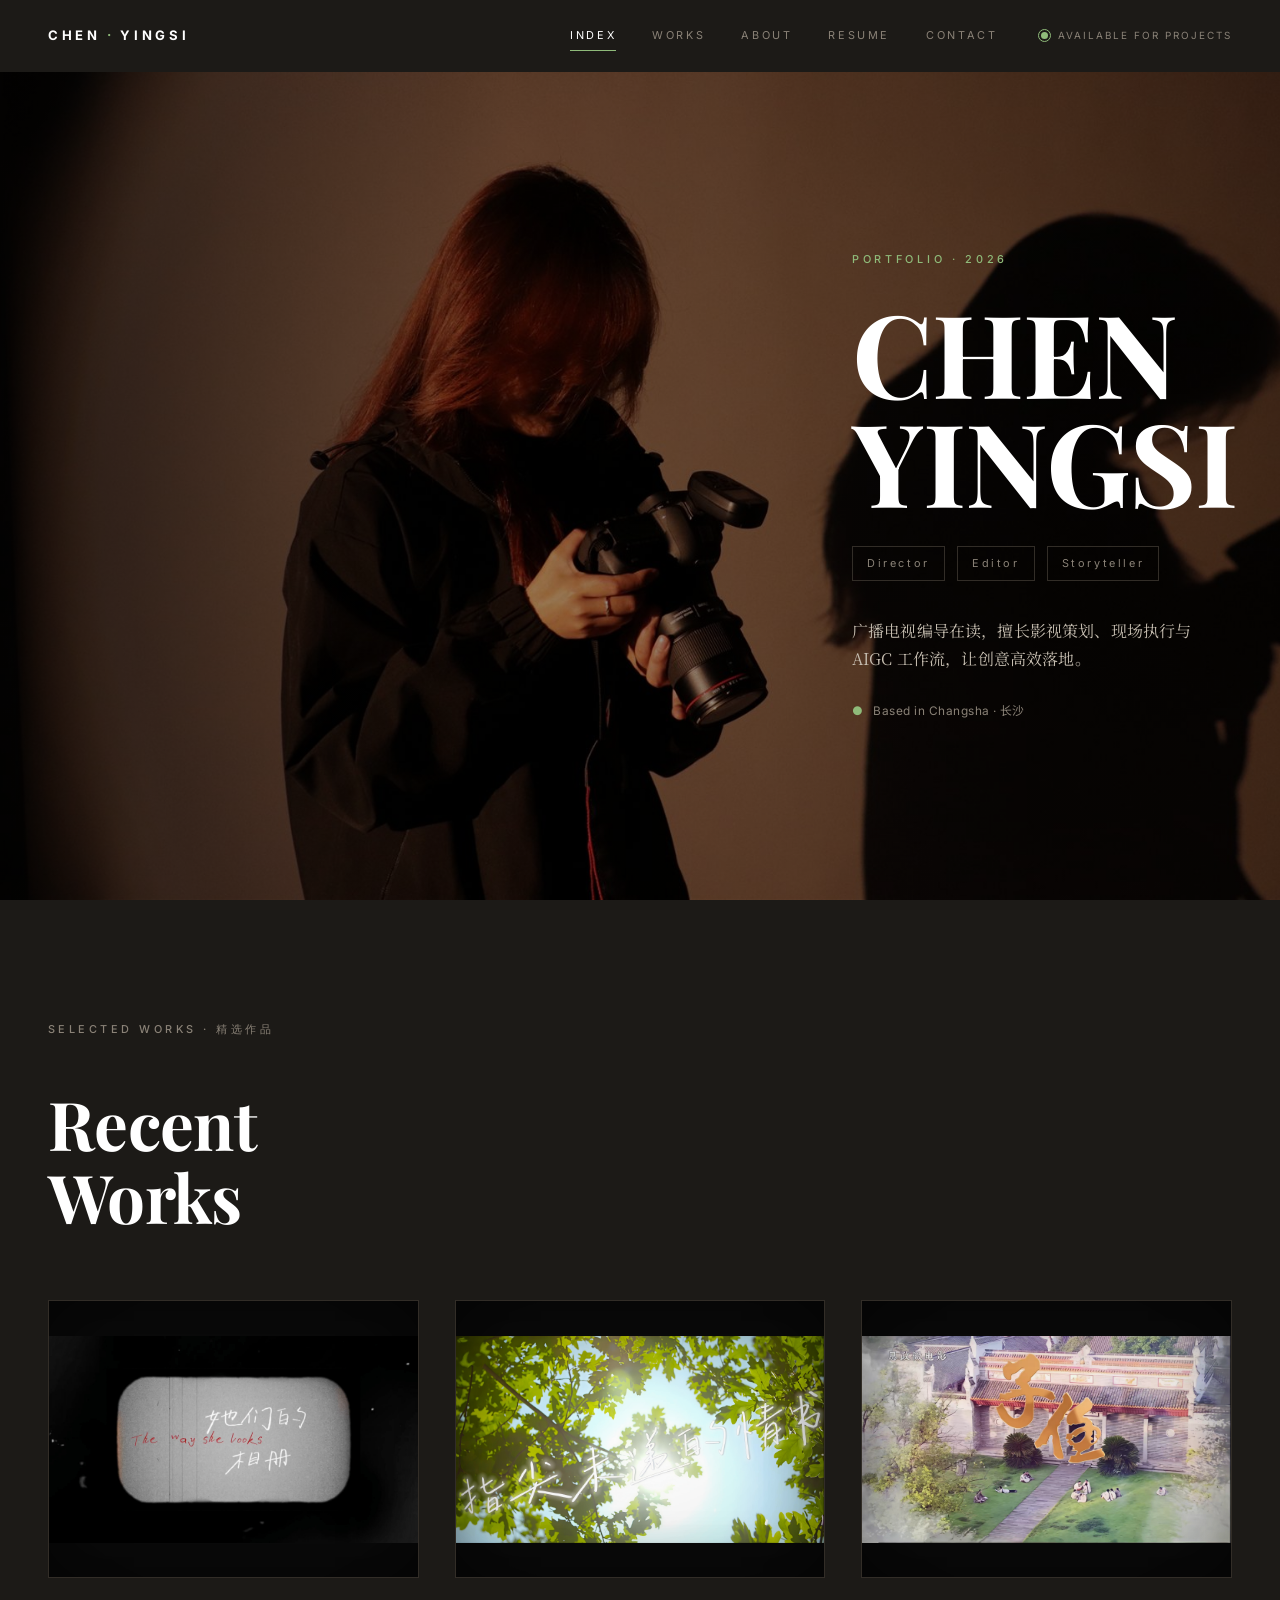
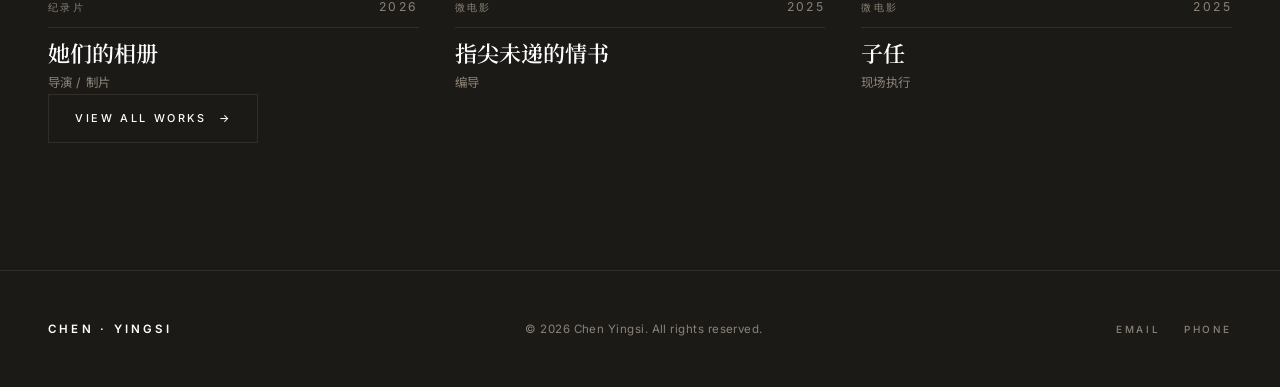
<file: index.html>
<!DOCTYPE html>
<html lang="zh-CN">
<head>
  <meta charset="UTF-8" />
  <meta name="viewport" content="width=device-width, initial-scale=1.0" />
  <title>CHEN YINGSI — Director / Editor / Storyteller</title>
  <meta name="description" content="陈颖思个人作品集 — 广播电视编导 / 剪辑 / 故事讲述者" />
  <!-- 字体由 main.js 统一注入，此处不放 Google Fonts link -->
  <link rel="stylesheet" href="css/style.css" />
</head>
<body class="page-fade">

  <!-- ============ 导航（公共组件，main.js 统一注入） ============ -->
  <header class="nav" data-nav></header>

  <!-- ============ Hero ============ -->
  <section class="hero">
    <div class="hero-bg-layer"></div>
    <div class="container">
      <div class="hero-grid">
        <!-- 左：身份标语 + 极简介绍 -->
        <div class="hero-left">
          <p class="hero-kicker reveal" style="--d:0ms">Portfolio · 2026</p>
          <h1 class="hero-name reveal" style="--d:80ms">CHEN<br />YINGSI</h1>
          <div class="hero-roles reveal" style="--d:200ms">
            <span>Director</span>
            <span>Editor</span>
            <span>Storyteller</span>
          </div>
          <p class="hero-bio reveal cn" style="--d:320ms">
            广播电视编导在读，擅长影视策划、现场执行与 AIGC 工作流，让创意高效落地。
          </p>
          <p class="hero-meta reveal" style="--d:440ms">
            <span class="pin">●</span>
            <span>Based in Changsha · 长沙</span>
          </p>
        </div>

        <!-- 右：人像白框 + 头像 -->
        <div class="hero-visual reveal" style="--d:240ms">
          <div class="frame">
            <div class="img-slot" data-hero-img>
              <!-- JS 注入 assets/images/portrait.jpg -->
            </div>
          </div>
          <div class="avatar" data-avatar>
            <!-- JS 注入头像 -->
          </div>
        </div>
      </div>
    </div>
  </section>

  <!-- ============ 精选作品（3 条，读取 work-data.js 前 3 条） ============ -->
  <section class="section">
    <div class="container">
      <p class="section-kicker reveal">Selected Works · 精选作品</p>
      <h2 class="section-title reveal" style="--d:80ms">Recent<br/>Works</h2>
      <div style="height:56px"></div>
      <div class="works-grid featured" data-featured>
        <!-- JS 渲染 3 张精选卡片 -->
      </div>
      <div style="height:56px" class="reveal">
        <a href="works.html" class="btn">View All Works <span class="arrow">→</span></a>
      </div>
    </div>
  </section>

  <!-- ============ 页脚（公共组件，main.js 统一注入） ============ -->
  <footer class="footer" data-footer></footer>

  <script src="js/work-data.js"></script>
  <script src="js/main.js"></script>
</body>
</html>
</file>
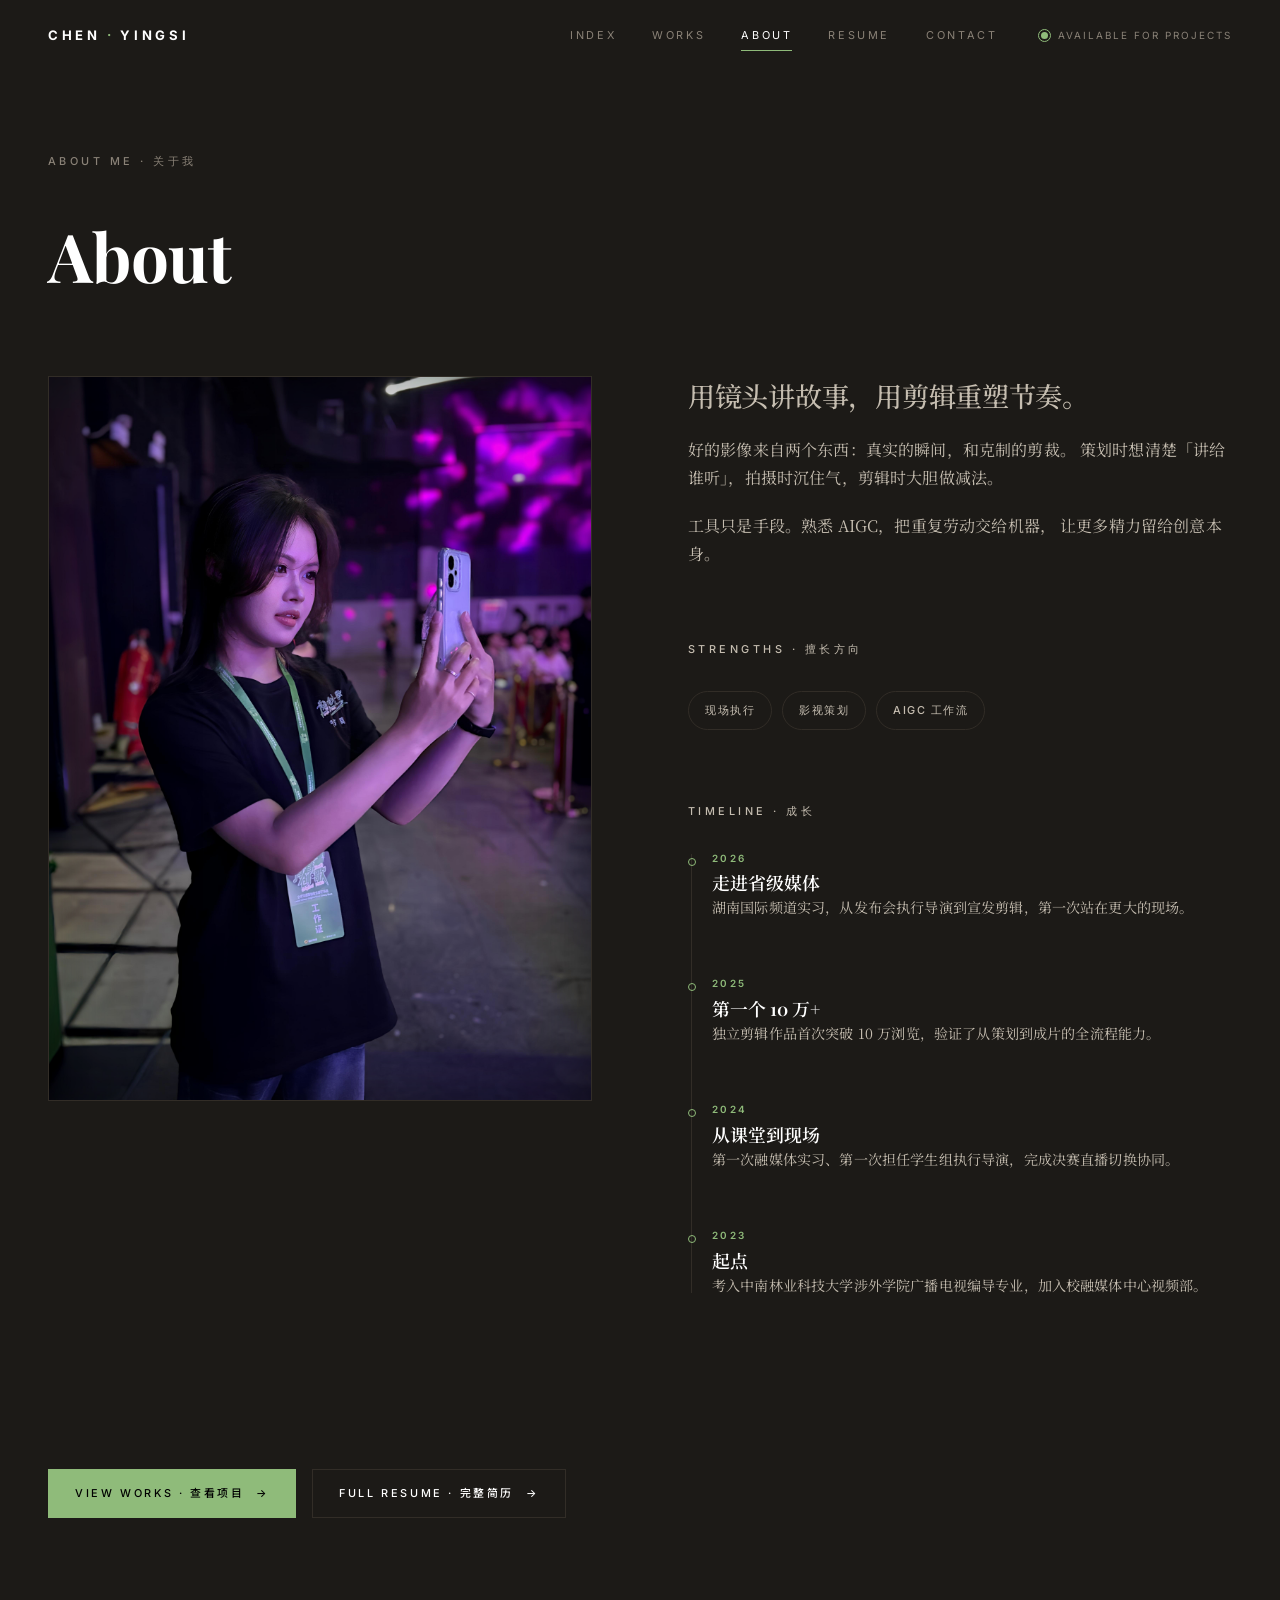
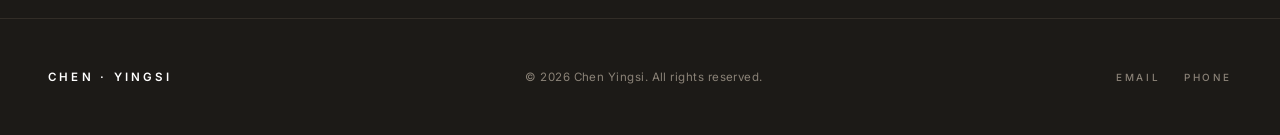
<file: about.html>
<!DOCTYPE html>
<html lang="zh-CN">
<head>
  <meta charset="UTF-8" />
  <meta name="viewport" content="width=device-width, initial-scale=1.0" />
  <title>About — CHEN YINGSI</title>
  <meta name="description" content="关于陈颖思 — 创作理念、擅长方向与个人成长时间线" />
  <!-- 字体由 main.js 统一注入，此处不放 Google Fonts link -->
  <link rel="stylesheet" href="css/style.css" />
</head>
<body class="page-fade">

  <!-- ============ 导航（公共组件，main.js 统一注入） ============ -->
  <header class="nav" data-nav></header>

  <!-- ============ 顶部（深底色） ============ -->
  <section class="section" style="border-top:none; padding-top:calc(var(--nav-h) + 80px); padding-bottom:32px;">
    <div class="container">
      <p class="section-kicker reveal">About Me · 关于我</p>
      <h1 class="section-title reveal" style="--d:80ms">About</h1>
    </div>
  </section>

  <!-- ============ 主板块：左右分栏（左人像 / 右内容） ============ -->
  <section class="section" style="border-top:none; padding-top:40px; padding-bottom:80px;">
    <div class="container">
      <div class="about-grid">
        <!-- 左：人像（sticky） -->
        <div class="about-portrait reveal">
          <div class="frame">
            <div class="img-slot" data-about-img>
              <!-- JS 注入 assets/images/portrait.jpg -->
            </div>
          </div>
        </div>

        <!-- 右：理念 + 时间线 -->
        <div class="about-text reveal" style="--d:80ms">
          <p class="about-lead cn">
            用镜头讲故事，用剪辑重塑节奏。
          </p>
          <p class="cn">
            好的影像来自两个东西：真实的瞬间，和克制的剪裁。
            策划时想清楚「讲给谁听」，拍摄时沉住气，剪辑时大胆做减法。
          </p>
          <p class="cn">
            工具只是手段。熟悉 AIGC，把重复劳动交给机器，
            让更多精力留给创意本身。
          </p>

          <p class="section-kicker" style="margin-top:72px; margin-bottom:28px;">Strengths · 擅长方向</p>
          <div class="skills">
            <span class="skill-tag">现场执行</span>
            <span class="skill-tag">影视策划</span>
            <span class="skill-tag">AIGC 工作流</span>
          </div>

          <p class="section-kicker" style="margin-top:72px; margin-bottom:28px;">Timeline · 成长</p>
          <div class="timeline">
            <div class="tl-item">
              <div class="tl-year">2026</div>
              <h3 class="tl-title">走进省级媒体</h3>
              <p class="tl-desc cn">湖南国际频道实习，从发布会执行导演到宣发剪辑，第一次站在更大的现场。</p>
            </div>
            <div class="tl-item">
              <div class="tl-year">2025</div>
              <h3 class="tl-title">第一个 10 万+</h3>
              <p class="tl-desc cn">独立剪辑作品首次突破 10 万浏览，验证了从策划到成片的全流程能力。</p>
            </div>
            <div class="tl-item">
              <div class="tl-year">2024</div>
              <h3 class="tl-title">从课堂到现场</h3>
              <p class="tl-desc cn">第一次融媒体实习、第一次担任学生组执行导演，完成决赛直播切换协同。</p>
            </div>
            <div class="tl-item">
              <div class="tl-year">2023</div>
              <h3 class="tl-title">起点</h3>
              <p class="tl-desc cn">考入中南林业科技大学涉外学院广播电视编导专业，加入校融媒体中心视频部。</p>
            </div>
          </div>
        </div>
      </div>
    </div>
  </section>

  <!-- ============ 跳转按钮（深底色） ============ -->
  <section class="section" style="padding-top:72px; padding-bottom:100px;">
    <div class="container" style="display:flex; gap:16px; flex-wrap:wrap;">
      <a href="works.html" class="btn btn-solid reveal">View Works · 查看项目 <span class="arrow">→</span></a>
      <a href="resume.html" class="btn reveal">Full Resume · 完整简历 <span class="arrow">→</span></a>
    </div>
  </section>

  <!-- ============ 页脚（公共组件，main.js 统一注入） ============ -->
  <footer class="footer" data-footer></footer>

  <script src="js/work-data.js"></script>
  <script src="js/main.js"></script>
</body>
</html>
</file>
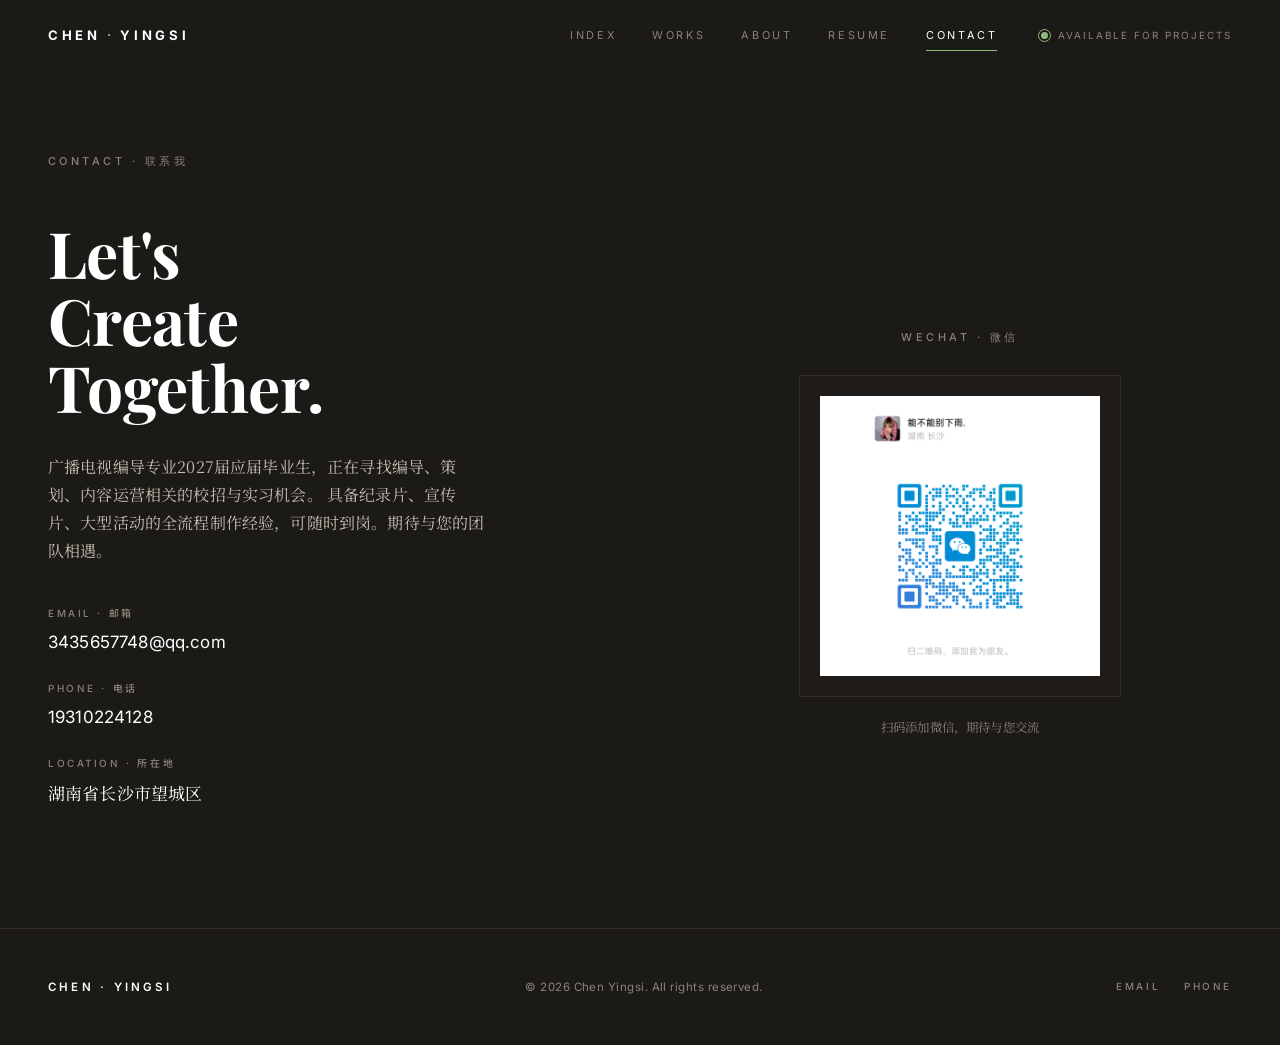
<file: contact.html>
<!DOCTYPE html>
<html lang="zh-CN">
<head>
  <meta charset="UTF-8" />
  <meta name="viewport" content="width=device-width, initial-scale=1.0" />
  <title>Contact — CHEN YINGSI</title>
  <meta name="description" content="联系陈颖思 — 合作邀约 / 邮箱 / 电话" />
  <!-- 字体由 main.js 统一注入，此处不放 Google Fonts link -->
  <link rel="stylesheet" href="css/style.css" />
</head>
<body class="page-fade">

  <!-- ============ 导航（公共组件，main.js 统一注入） ============ -->
  <header class="nav" data-nav></header>

  <!-- ============ 联系 ============ -->
  <section class="section" style="border-top:none; padding-top:calc(var(--nav-h) + 80px);">
    <div class="container">
      <p class="section-kicker reveal">Contact · 联系我</p>

      <div class="contact-grid">
        <!-- 左：邀约文案 + 联系方式 -->
        <div>
          <h1 class="contact-lead reveal" style="--d:80ms">
            Let's<br/>Create<br/>Together.
          </h1>
          <p class="contact-text reveal cn" style="--d:200ms">
            广播电视编导专业2027届应届毕业生，正在寻找编导、策划、内容运营相关的校招与实习机会。
            具备纪录片、宣传片、大型活动的全流程制作经验，可随时到岗。期待与您的团队相遇。
          </p>

          <div class="contact-list">
            <div class="contact-item reveal" style="--d:280ms">
              <div class="k">Email · 邮箱</div>
              <a class="v" href="mailto:3435657748@qq.com">3435657748@qq.com</a>
            </div>
            <div class="contact-item reveal" style="--d:340ms">
              <div class="k">Phone · 电话</div>
              <a class="v" href="tel:19310224128">19310224128</a>
            </div>
            <div class="contact-item reveal" style="--d:400ms">
              <div class="k">Location · 所在地</div>
              <div class="v cn">湖南省长沙市望城区</div>
            </div>
          </div>
        </div>

        <!-- 右：微信二维码 -->
        <div class="reveal contact-qr-right" style="--d:240ms">
          <p class="section-kicker" style="margin-bottom:28px;">WeChat · 微信</p>
          <div class="qr-frame-large">
            <div class="qr-img-slot" data-wechat-qr>
              <!-- JS 注入 assets/images/wechat-qr.png；缺失时显示占位提示 -->
            </div>
          </div>
          <p class="qr-tip cn" style="margin-top:20px; text-align:center;">扫码添加微信，期待与您交流</p>
        </div>
      </div>
    </div>
  </section>

  <!-- ============ 页脚（公共组件，main.js 统一注入） ============ -->
  <footer class="footer" data-footer></footer>

  <script src="js/work-data.js"></script>
  <script src="js/main.js"></script>
</body>
</html>
</file>
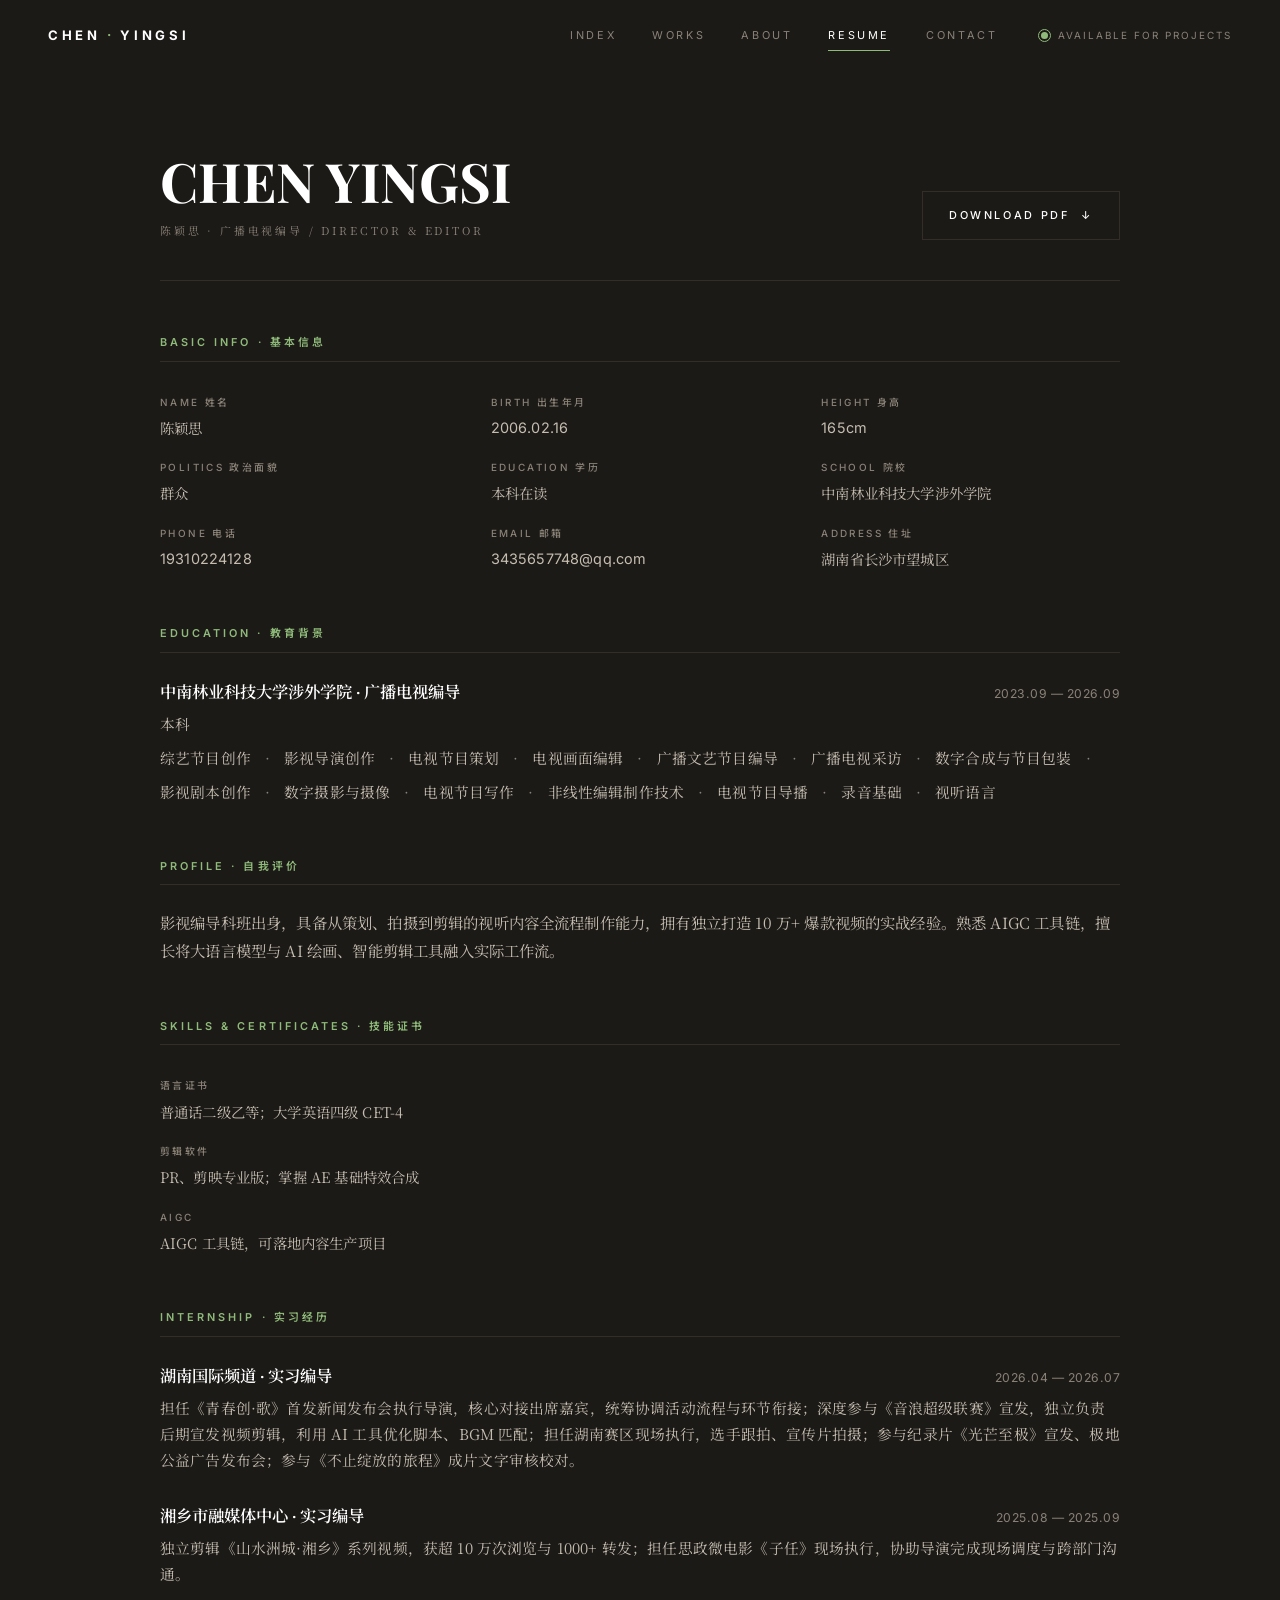
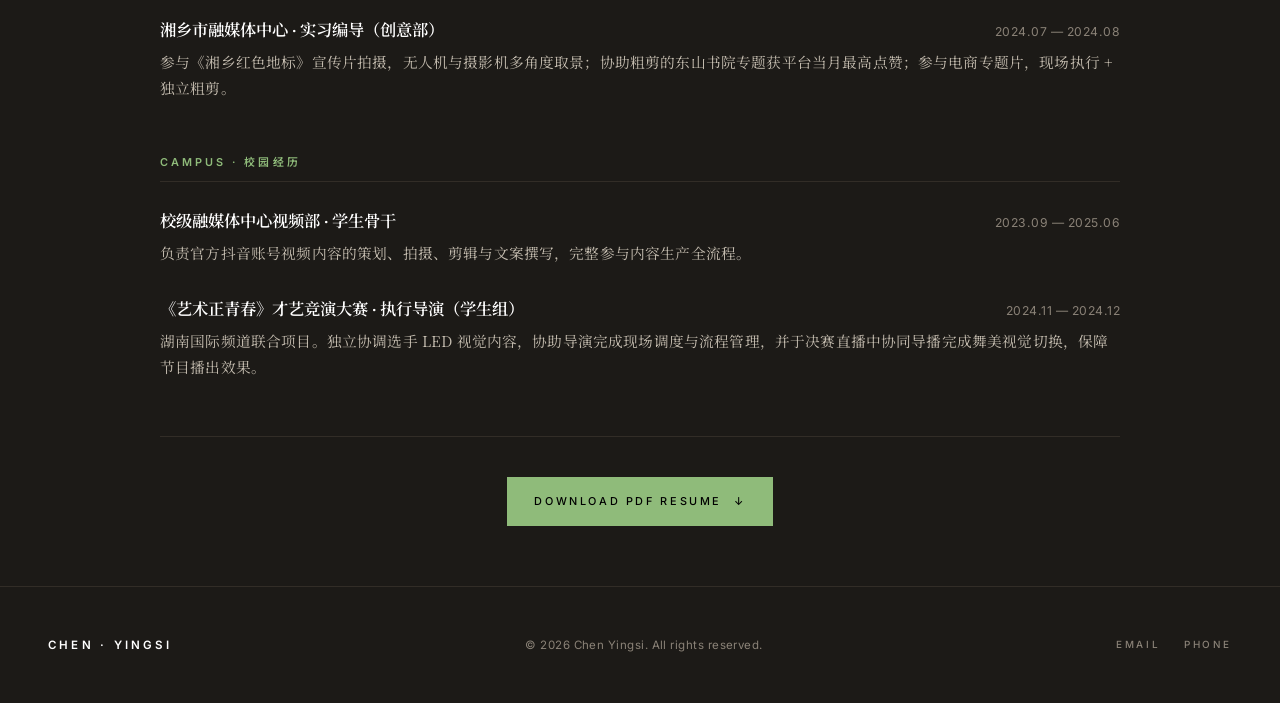
<file: resume.html>
<!DOCTYPE html>
<html lang="zh-CN">
<head>
  <meta charset="UTF-8" />
  <meta name="viewport" content="width=device-width, initial-scale=1.0" />
  <title>Resume — CHEN YINGSI</title>
  <meta name="description" content="陈颖思简历 — 广播电视编导 / 实习编导" />
  <!-- 字体由 main.js 统一注入，此处不放 Google Fonts link -->
  <link rel="stylesheet" href="css/style.css" />
</head>
<body class="page-fade">

  <!-- ============ 导航（公共组件，main.js 统一注入） ============ -->
  <header class="nav" data-nav></header>

  <!-- ============ 简历 ============ -->
  <section class="section" style="border-top:none; padding-top:calc(var(--nav-h) + 80px); padding-bottom:60px;">
    <div class="container">
      <div class="resume-wrap">

        <!-- 头部 -->
        <div class="resume-head reveal">
          <div>
            <h1 class="resume-name">CHEN YINGSI</h1>
            <p class="resume-tag cn">陈颖思 · 广播电视编导 / Director & Editor</p>
          </div>
          <a class="btn" href="assets/resume.pdf" download>
            Download PDF <span class="arrow">↓</span>
          </a>
        </div>

        <!-- 基本信息 -->
        <div class="resume-block reveal">
          <h3>Basic Info · 基本信息</h3>
          <div class="info-grid">
            <div class="info-item"><span class="k">Name 姓名</span><span class="v cn">陈颖思</span></div>
            <div class="info-item"><span class="k">Birth 出生年月</span><span class="v">2006.02.16</span></div>
            <div class="info-item"><span class="k">Height 身高</span><span class="v">165cm</span></div>
            <div class="info-item"><span class="k">Politics 政治面貌</span><span class="v cn">群众</span></div>
            <div class="info-item"><span class="k">Education 学历</span><span class="v cn">本科在读</span></div>
            <div class="info-item"><span class="k">School 院校</span><span class="v cn">中南林业科技大学涉外学院</span></div>
            <div class="info-item"><span class="k">Phone 电话</span><span class="v">19310224128</span></div>
            <div class="info-item"><span class="k">Email 邮箱</span><span class="v">3435657748@qq.com</span></div>
            <div class="info-item"><span class="k">Address 住址</span><span class="v cn">湖南省长沙市望城区</span></div>
          </div>
        </div>

        <!-- 教育背景 -->
        <div class="resume-block reveal">
          <h3>Education · 教育背景</h3>
          <div class="resume-entry">
            <div class="resume-entry-head">
              <span class="resume-entry-title cn">中南林业科技大学涉外学院 · 广播电视编导</span>
              <span class="resume-entry-date">2023.09 — 2026.09</span>
            </div>
            <p class="resume-entry-sub cn">本科</p>
            <p class="course-list cn">
              <span>综艺节目创作</span><span>影视导演创作</span><span>电视节目策划</span>
              <span>电视画面编辑</span><span>广播文艺节目编导</span><span>广播电视采访</span>
              <span>数字合成与节目包装</span><span>影视剧本创作</span><span>数字摄影与摄像</span>
              <span>电视节目写作</span><span>非线性编辑制作技术</span><span>电视节目导播</span>
              <span>录音基础</span><span>视听语言</span>
            </p>
          </div>
        </div>

        <!-- 自我评价 -->
        <div class="resume-block reveal">
          <h3>Profile · 自我评价</h3>
          <p class="cn" style="color:var(--body); font-size:0.96rem; line-height:1.8;">
            影视编导科班出身，具备从策划、拍摄到剪辑的视听内容全流程制作能力，拥有独立打造 10 万+ 爆款视频的实战经验。熟悉 AIGC 工具链，擅长将大语言模型与 AI 绘画、智能剪辑工具融入实际工作流。
          </p>
        </div>

        <!-- 技能证书 -->
        <div class="resume-block reveal">
          <h3>Skills & Certificates · 技能证书</h3>
          <div class="info-grid" style="grid-template-columns:1fr;">
            <div class="info-item"><span class="k">语言证书</span><span class="v cn">普通话二级乙等；大学英语四级 CET-4</span></div>
            <div class="info-item"><span class="k">剪辑软件</span><span class="v cn">PR、剪映专业版；掌握 AE 基础特效合成</span></div>
            <div class="info-item"><span class="k">AIGC</span><span class="v cn">AIGC 工具链，可落地内容生产项目</span></div>
          </div>
        </div>

        <!-- 实习经历 -->
        <div class="resume-block reveal">
          <h3>Internship · 实习经历</h3>

          <div class="resume-entry">
            <div class="resume-entry-head">
              <span class="resume-entry-title cn">湖南国际频道 · 实习编导</span>
              <span class="resume-entry-date">2026.04 — 2026.07</span>
            </div>
            <p class="cn">担任《青春创·歌》首发新闻发布会执行导演，核心对接出席嘉宾，统筹协调活动流程与环节衔接；深度参与《音浪超级联赛》宣发，独立负责后期宣发视频剪辑，利用 AI 工具优化脚本、BGM 匹配；担任湖南赛区现场执行，选手跟拍、宣传片拍摄；参与纪录片《光芒至极》宣发、极地公益广告发布会；参与《不止绽放的旅程》成片文字审核校对。</p>
          </div>

          <div class="resume-entry">
            <div class="resume-entry-head">
              <span class="resume-entry-title cn">湘乡市融媒体中心 · 实习编导</span>
              <span class="resume-entry-date">2025.08 — 2025.09</span>
            </div>
            <p class="cn">独立剪辑《山水洲城·湘乡》系列视频，获超 10 万次浏览与 1000+ 转发；担任思政微电影《子任》现场执行，协助导演完成现场调度与跨部门沟通。</p>
          </div>

          <div class="resume-entry">
            <div class="resume-entry-head">
              <span class="resume-entry-title cn">湘乡市融媒体中心 · 实习编导（创意部）</span>
              <span class="resume-entry-date">2024.07 — 2024.08</span>
            </div>
            <p class="cn">参与《湘乡红色地标》宣传片拍摄，无人机与摄影机多角度取景；协助粗剪的东山书院专题获平台当月最高点赞；参与电商专题片，现场执行 + 独立粗剪。</p>
          </div>
        </div>

        <!-- 校园经历 -->
        <div class="resume-block reveal">
          <h3>Campus · 校园经历</h3>

          <div class="resume-entry">
            <div class="resume-entry-head">
              <span class="resume-entry-title cn">校级融媒体中心视频部 · 学生骨干</span>
              <span class="resume-entry-date">2023.09 — 2025.06</span>
            </div>
            <p class="cn">负责官方抖音账号视频内容的策划、拍摄、剪辑与文案撰写，完整参与内容生产全流程。</p>
          </div>

          <div class="resume-entry">
            <div class="resume-entry-head">
              <span class="resume-entry-title cn">《艺术正青春》才艺竞演大赛 · 执行导演（学生组）</span>
              <span class="resume-entry-date">2024.11 — 2024.12</span>
            </div>
            <p class="cn">湖南国际频道联合项目。独立协调选手 LED 视觉内容，协助导演完成现场调度与流程管理，并于决赛直播中协同导播完成舞美视觉切换，保障节目播出效果。</p>
          </div>
        </div>

        <!-- 下载按钮 -->
        <div class="resume-download reveal">
          <a class="btn btn-solid" href="assets/resume.pdf" download>
            Download PDF Resume <span class="arrow">↓</span>
          </a>
        </div>

      </div>
    </div>
  </section>

  <!-- ============ 页脚（公共组件，main.js 统一注入） ============ -->
  <footer class="footer" data-footer></footer>

  <script src="js/work-data.js"></script>
  <script src="js/main.js"></script>
</body>
</html>
</file>
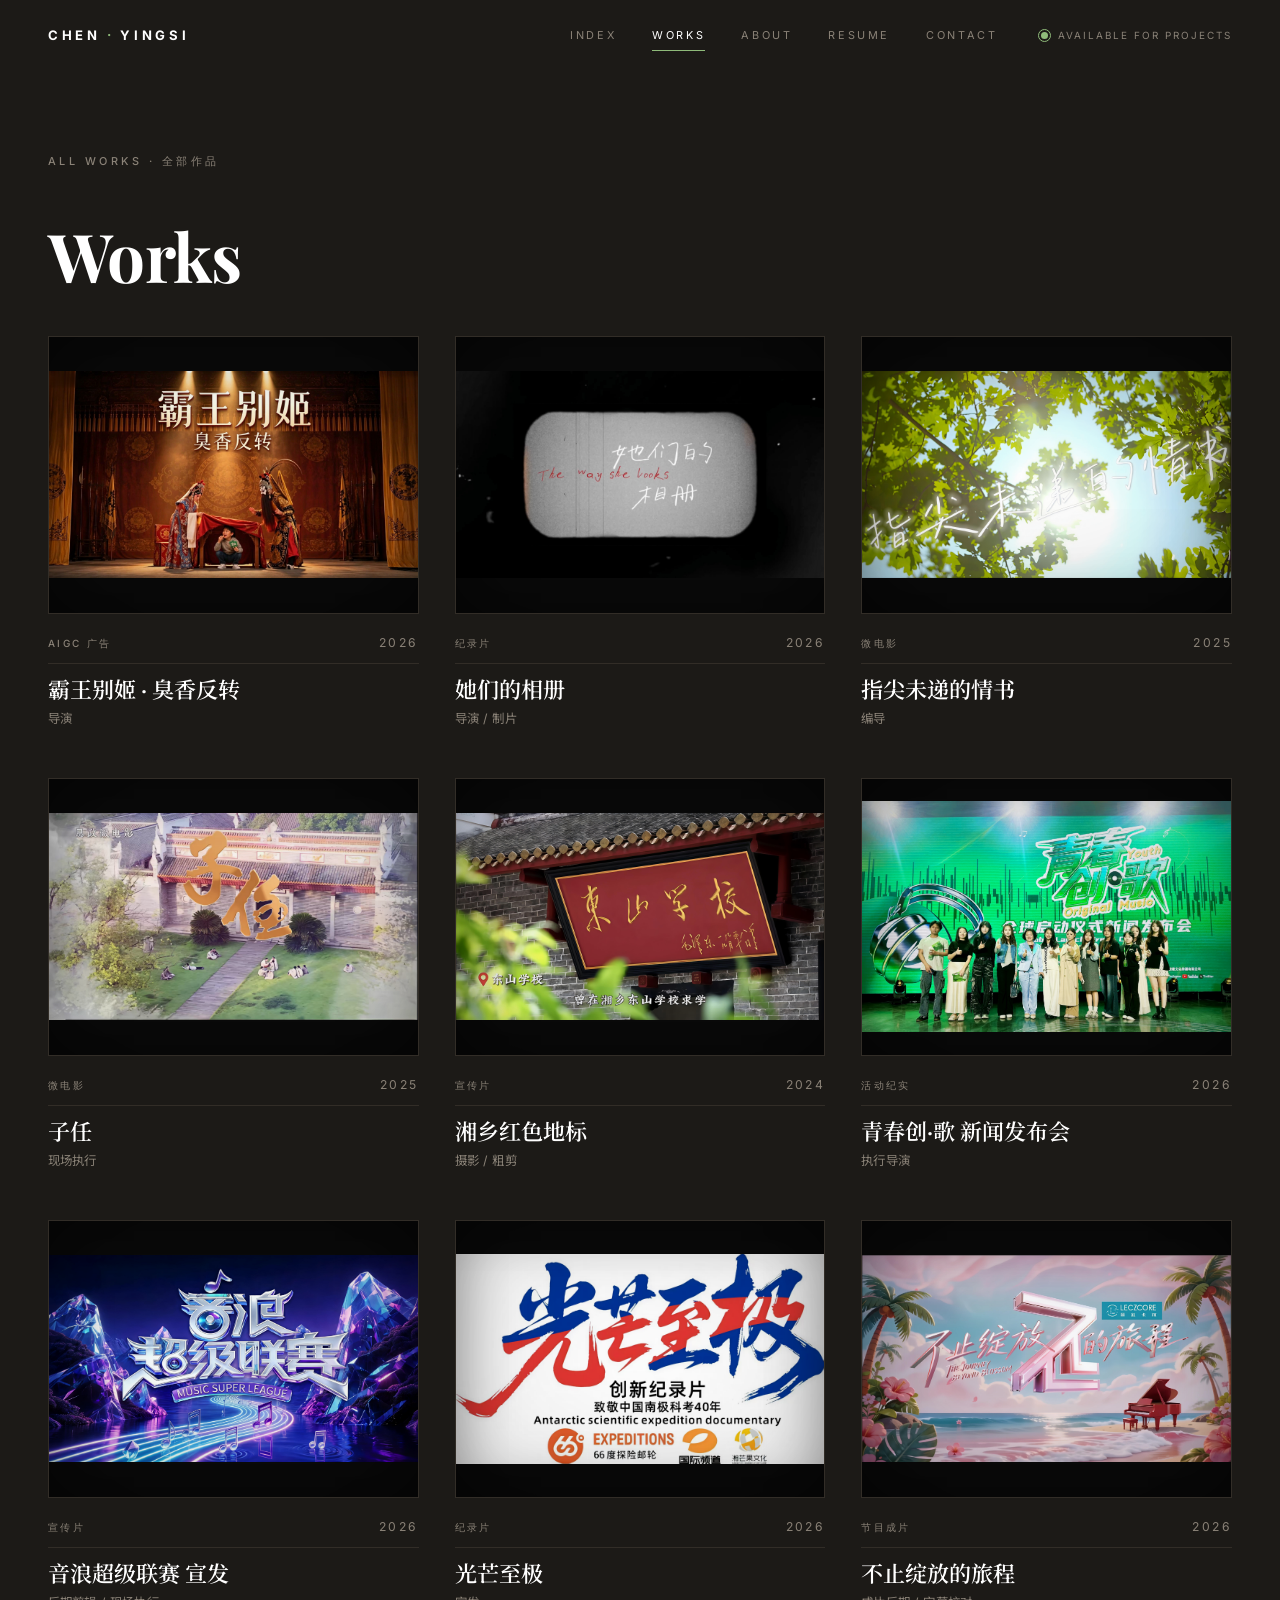
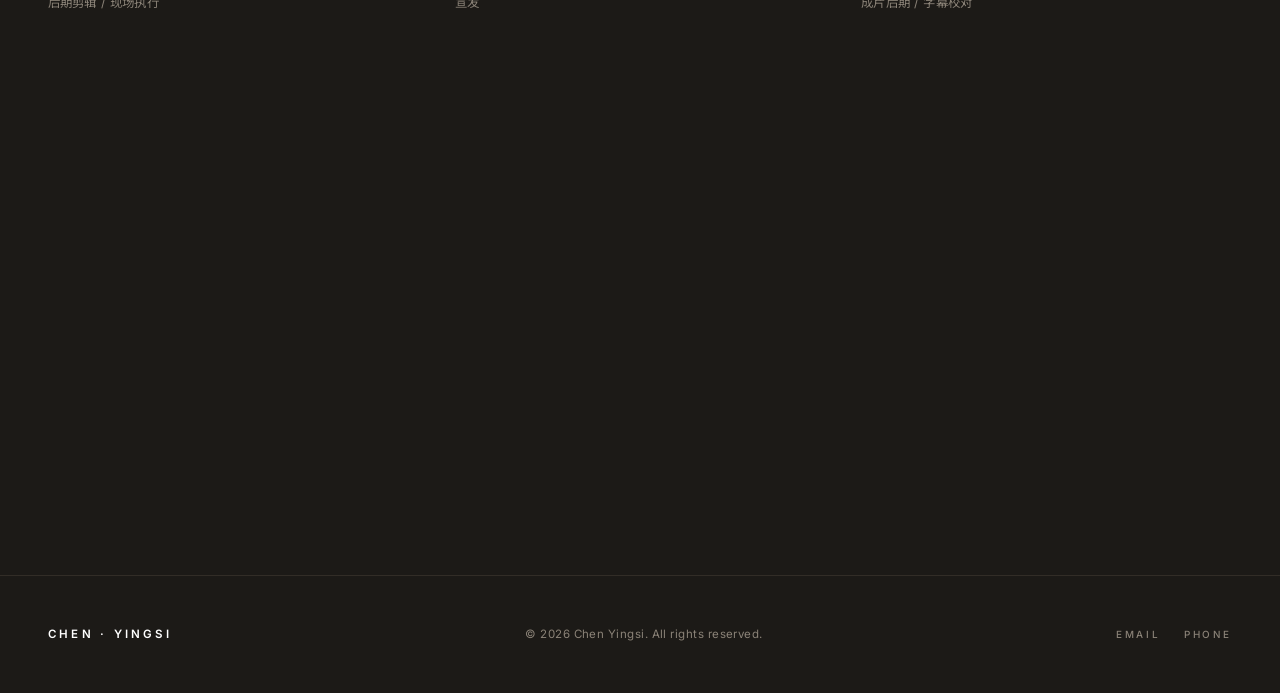
<file: works.html>
<!DOCTYPE html>
<html lang="zh-CN">
<head>
  <meta charset="UTF-8" />
  <meta name="viewport" content="width=device-width, initial-scale=1.0" />
  <title>Works — CHEN YINGSI</title>
  <meta name="description" content="陈颖思作品集 — 纪录片 / 宣传片 / 活动纪实 / 微电影" />
  <!-- 字体由 main.js 统一注入，此处不放 Google Fonts link -->
  <link rel="stylesheet" href="css/style.css" />
</head>
<body class="page-fade">

  <!-- ============ 导航（公共组件，main.js 统一注入） ============ -->
  <header class="nav" data-nav></header>

  <!-- ============ 页头 ============ -->
  <section class="section" style="border-top:none; padding-top:calc(var(--nav-h) + 80px); padding-bottom:32px;">
    <div class="container">
      <p class="section-kicker reveal">All Works · 全部作品</p>
      <h1 class="section-title reveal" style="--d:80ms">Works</h1>

      <!--
        筛选功能预留：如需启用，在此添加 .filter-bar 并在 main.js 打开 initFilter() 注释。
        <div class="filter-bar">
          <button class="filter-btn active" data-filter="all">All</button>
          <button class="filter-btn" data-filter="纪录片">纪录片</button>
          <button class="filter-btn" data-filter="宣传片">宣传片</button>
          <button class="filter-btn" data-filter="活动纪实">活动纪实</button>
          <button class="filter-btn" data-filter="微电影">微电影</button>
        </div>
      -->
    </div>
  </section>

  <!-- ============ 作品网格（数据全部来自 work-data.js） ============ -->
  <section style="padding-bottom:120px;">
    <div class="container">
      <div class="works-grid" data-works-grid>
        <!-- JS 读取 work-data.js 全部作品渲染 -->
      </div>
    </div>
  </section>

  <!-- ============ 作品详情弹窗 ============ -->
  <div class="modal" aria-hidden="true">
    <div class="modal-overlay"></div>
    <div class="modal-card">
      <button class="modal-close" aria-label="close">×</button>
      <div class="modal-img" data-m-img>
        <!-- JS 注入封面图 -->
      </div>
      <div class="modal-body">
        <p class="modal-type" data-m-type></p>
        <h2 class="modal-title" data-m-title></h2>
        <dl class="modal-info">
          <dt>Year</dt><dd data-m-year></dd>
          <dt>Role</dt><dd data-m-role></dd>
        </dl>
        <p class="modal-desc cn" data-m-desc></p>
        <!-- videoUrl 不为空时显示，否则 JS 隐藏 -->
        <a class="btn btn-accent" data-m-video href="#" target="_blank" rel="noopener noreferrer">
          View Video · 观看成片 <span class="arrow">→</span>
        </a>
      </div>
    </div>
  </div>

  <!-- ============ 页脚（公共组件，main.js 统一注入） ============ -->
  <footer class="footer" data-footer></footer>

  <script src="js/work-data.js"></script>
  <script src="js/main.js"></script>
</body>
</html>
</file>
<file: css/style.css>
/* ============================================================
   style.css  ——  陈颖思作品集  影视纪实风高级简约版
   设计：深炭灰底 + 米白浅板块 + 衬线大标题 + 细边框图片
   ============================================================ */

/* ---------- 设计变量 ---------- */
:root {
  /* 主底色：从冷炭灰搬到暖炭灰，R 略大于 B，不再发蓝发冷 */
  --bg: #1c1a17;
  --bg-soft: #23201c;
  /* 浅色板块：更暖的米白，与暖底色自然呼应 */
  --panel: #f5f1ea;
  --panel-2: #ebe6dc;
  /* 标题纯白不动 */
  --title: #ffffff;
  /* 正文从冷灰 → 暖米灰 */
  --body: #c5bdb0;
  --muted: #8a8277;
  /* 点缀绿：降饱和度，从荧光绿 → 低饱和鼠尾草绿 */
  --accent: #8fbb7a;
  /* 分割线：暖棕深线 */
  --divider: #322d27;
  --nav-h: 72px;
  --maxw: 1320px;
  --ease: cubic-bezier(0.22, 0.61, 0.36, 1);
}

/* ---------- Reset ---------- */
*, *::before, *::after { box-sizing: border-box; margin: 0; padding: 0; }

html {
  scroll-behavior: smooth;
  -webkit-text-size-adjust: 100%;
}

body {
  background: var(--bg);
  color: var(--body);
  font-family: "Inter", "Noto Sans SC", -apple-system, sans-serif;
  font-size: 16px;
  line-height: 1.75;
  letter-spacing: 0.01em;
  -webkit-font-smoothing: antialiased;
  text-rendering: optimizeLegibility;
  overflow-x: hidden;
}

img { display: block; max-width: 100%; }
a { color: inherit; text-decoration: none; }
button { font-family: inherit; cursor: pointer; border: none; background: none; color: inherit; }
ul { list-style: none; }

/* ---------- 字体规范 ---------- */
/* 英文衬线大标题 */
.en-title, .section-title, .hero-name, .contact-lead, .about-lead {
  font-family: "Playfair Display", "Noto Serif SC", serif;
  letter-spacing: -0.01em;
}
/* 英文无衬线标签 */
.en, .label, .nav-link, .stat-num, .footer-brand, .hero-kicker,
.work-type, .work-year, .skill-tag, .section-kicker, .tl-year,
.modal-type, .nav-brand, .status {
  font-family: "Inter", sans-serif;
  text-transform: uppercase;
  letter-spacing: 0.2em;
}
/* 中文正文 / 中文大标题 */
.cn { font-family: "Noto Serif SC", "Noto Sans SC", serif; }
.cn-title { font-family: "Noto Serif SC", serif; }

h1, h2, h3 {
  color: var(--title);
  font-weight: 700;
  line-height: 1.08;
  letter-spacing: -0.01em;
}

/* ---------- 布局容器 ---------- */
.container {
  width: 100%;
  max-width: var(--maxw);
  margin: 0 auto;
  padding: 0 48px;
}

.section {
  padding: 120px 0;
}

.section-title {
  font-size: clamp(2.4rem, 5.6vw, 4.2rem);
  font-weight: 700;
  margin-bottom: 12px;
}

.section-kicker {
  font-size: 0.68rem;
  color: var(--muted);
  letter-spacing: 0.32em;
  margin-bottom: 48px;
  font-weight: 500;
}

/* ---------- 浅色板块（about 页、简历部分区段使用） ---------- */
.light-panel {
  background: var(--panel);
  color: #2a2620;
}
.light-panel h1, .light-panel h2, .light-panel h3 { color: #2a2620; }
.light-panel .section-kicker { color: #9a9388; }
.light-panel .section-title,
.light-panel .about-lead { color: #2a2620; }
.light-panel .skill-tag {
  color: #3a342e;
  border-color: #d6cfc3;
  background: #fff;
}
.light-panel .skill-tag:hover { border-color: #2a2620; }
.light-panel .tl-item::before { border-color: #b5ada0; }
.light-panel .tl-year { color: #6d9b56; }
.light-panel .tl-desc { color: #4a443d; }
.light-panel .tl-title { color: #2a2620; }
.light-panel .work-role { color: #665e55; }
.light-panel .reveal { color: #2a2620; }

/* ============================================================
   导航栏
   ============================================================ */
.nav {
  position: fixed;
  top: 0; left: 0; right: 0;
  height: var(--nav-h);
  z-index: 100;
  display: flex;
  align-items: center;
  background: var(--bg);
  transition: background 0.4s var(--ease), backdrop-filter 0.4s var(--ease),
              border-color 0.4s var(--ease);
  border-bottom: 1px solid transparent;
}
.nav.scrolled {
  background: rgba(18, 18, 18, 0.82);
  backdrop-filter: blur(14px);
  -webkit-backdrop-filter: blur(14px);
  border-bottom-color: var(--divider);
}
.nav .container {
  display: flex;
  align-items: center;
  justify-content: space-between;
  gap: 24px;
}
.nav-brand {
  font-weight: 700;
  font-size: 0.82rem;
  letter-spacing: 0.28em;
  color: var(--title);
}
.nav-brand .dot-sep { color: var(--accent); margin: 0 6px; }
.nav-links {
  display: flex;
  align-items: center;
  gap: 36px;
}
.nav-link {
  font-size: 0.68rem;
  letter-spacing: 0.24em;
  color: var(--muted);
  position: relative;
  padding: 6px 0;
  transition: color 0.3s var(--ease);
}
.nav-link::after {
  content: "";
  position: absolute;
  left: 0; bottom: 0;
  width: 0; height: 1px;
  background: var(--accent);
  transition: width 0.35s var(--ease);
}
.nav-link:hover,
.nav-link.active { color: var(--title); }
.nav-link:hover::after,
.nav-link.active::after { width: 100%; }

/* 状态点 */
.status {
  display: inline-flex;
  align-items: center;
  gap: 10px;
  font-size: 0.62rem;
  letter-spacing: 0.2em;
  text-transform: uppercase;
  color: var(--muted);
  margin-left: 8px;
}
.status-dot {
  width: 7px; height: 7px;
  border-radius: 50%;
  background: var(--accent);
  position: relative;
  flex-shrink: 0;
}
.status-dot::after {
  content: "";
  position: absolute;
  inset: -3px;
  border-radius: 50%;
  border: 1px solid var(--accent);
  animation: pulse 2.6s var(--ease) infinite;
}
@keyframes pulse {
  0%   { transform: scale(0.6); opacity: 0.9; }
  70%  { transform: scale(1.8); opacity: 0; }
  100% { transform: scale(1.8); opacity: 0; }
}

.nav-toggle {
  display: none;
  flex-direction: column;
  gap: 5px;
  padding: 8px;
}
.nav-toggle span {
  width: 22px; height: 1.5px;
  background: var(--title);
  transition: transform 0.3s var(--ease), opacity 0.3s var(--ease);
}
.nav-toggle.open span:nth-child(1) { transform: translateY(6.5px) rotate(45deg); }
.nav-toggle.open span:nth-child(2) { opacity: 0; }
.nav-toggle.open span:nth-child(3) { transform: translateY(-6.5px) rotate(-45deg); }

/* ============================================================
   Hero（首页）
   ============================================================ */
.hero {
  min-height: 100vh;
  display: flex;
  align-items: center;
  padding-top: var(--nav-h);
  position: relative;
}
.hero-grid {
  display: grid;
  grid-template-columns: 1fr;
  gap: 80px;
  align-items: center;
  width: 100%;
}
.hero-left {
  justify-self: end;
  max-width: 380px;
  text-align: left;
}
.hero-kicker {
  font-size: 0.68rem;
  letter-spacing: 0.34em;
  color: var(--accent);
  margin-bottom: 28px;
  font-weight: 500;
}
.hero-name {
  font-size: clamp(3.6rem, 9vw, 7.6rem);
  font-weight: 700;
  line-height: 0.94;
  color: var(--title);
  margin-bottom: 32px;
}
.hero-roles {
  display: flex;
  flex-wrap: wrap;
  gap: 12px;
  margin-bottom: 36px;
}
.hero-roles span {
  font-size: 0.68rem;
  letter-spacing: 0.24em;
  color: var(--muted);
  padding: 7px 14px;
  border: 1px solid var(--divider);
}
.hero-bio {
  color: var(--body);
  font-size: 1rem;
  margin-bottom: 28px;
  max-width: 480px;
}
.hero-meta {
  display: flex;
  align-items: center;
  gap: 10px;
  color: var(--muted);
  font-size: 0.74rem;
  letter-spacing: 0.04em;
}
.hero-meta .pin { color: var(--accent); }

/* Hero 视觉区 */
.hero-visual {
  position: relative;
  justify-self: end;
  will-change: transform;
}

/* Hero 全屏背景图版本 */
.hero-bg-layer {
  position: absolute;
  inset: 0;
  background-image: url('../assets/images/hero-bg.jpg');
  background-size: cover;
  background-position: 42% center;
  opacity: 1;
  z-index: 0;
  pointer-events: none;
}

/* Hero 遮罩层：左侧更暗保护人物，右侧稍亮放文字 */
.hero::before {
  content: '';
  position: absolute;
  inset: 0;
  background: linear-gradient(to right, rgba(0,0,0,0.75) 0%, rgba(0,0,0,0.4) 40%, rgba(0,0,0,0.55) 100%);
  z-index: 1;
  opacity: 1;
  pointer-events: none;
}

/* Hero 内容层 */
.hero .container {
  position: relative;
  z-index: 2;
}

/* 隐藏右侧人像白框（背景图已有人物） */
.hero-visual {
  display: none;
}

/* ========== 图片框：细浅边框（替代旧白色粗框） ========== */
.frame {
  background: transparent;
  padding: 0;
  max-width: 460px;
}
.frame .img-slot {
  width: 100%;
  aspect-ratio: 4 / 5;
  overflow: hidden;
  border: 1px solid var(--divider);
  position: relative;
}
.frame .img-slot img {
  width: 100%; height: 100%;
  object-fit: cover;
  transition: transform 0.8s var(--ease);
}
/* 微弱暗角（纪实胶片感） */
.frame .img-slot::after {
  content: "";
  position: absolute;
  inset: 0;
  pointer-events: none;
  box-shadow: inset 0 0 60px rgba(0, 0, 0, 0.45),
              inset 0 0 160px rgba(0, 0, 0, 0.2);
}

/* 头像 */
.avatar {
  position: absolute;
  right: -24px;
  bottom: -24px;
  width: 88px; height: 88px;
  border-radius: 50%;
  overflow: hidden;
  border: 2px solid var(--bg);
  box-shadow: 0 8px 28px rgba(0, 0, 0, 0.6);
  background: #1a1a1a;
  will-change: transform;
}
.avatar img { width: 100%; height: 100%; object-fit: cover; }

/* 占位（图片缺失时） */
.img-placeholder {
  width: 100%; height: 100%;
  display: flex;
  flex-direction: column;
  align-items: center;
  justify-content: center;
  gap: 8px;
  background: #181818;
  color: var(--muted);
  font-size: 0.62rem;
  letter-spacing: 0.2em;
  text-transform: uppercase;
  text-align: center;
  padding: 16px;
  border: 1px dashed var(--divider);
}
.img-placeholder .ph-name {
  color: #8a8a8a;
  font-size: 0.72rem;
  word-break: break-all;
}

/* ============================================================
   作品卡片网格
   ============================================================ */
.works-grid {
  display: grid;
  grid-template-columns: repeat(3, 1fr);
  gap: 48px 36px;
}

.work-card {
  cursor: pointer;
  display: flex;
  flex-direction: column;
}
.work-card .frame {
  max-width: none;
  transition: transform 0.5s var(--ease);
}
.work-card .frame .img-slot {
  aspect-ratio: 4 / 3;
  background: #0a0a0a;
  transition: box-shadow 0.5s var(--ease);
}
.work-card .frame .img-slot img {
  object-fit: contain;
}
.work-card:hover .frame { transform: translateY(-3px); }
.work-card:hover .frame .img-slot {
  box-shadow: 0 12px 40px rgba(0, 0, 0, 0.5);
}
.work-card:hover .frame img { transform: scale(1.02); }

.work-meta {
  display: flex;
  justify-content: space-between;
  align-items: baseline;
  margin-top: 18px;
  padding-bottom: 10px;
  border-bottom: 1px solid var(--divider);
}
.work-type {
  font-size: 0.62rem;
  letter-spacing: 0.24em;
  color: var(--muted);
  font-weight: 500;
}
.work-year { font-size: 0.76rem; color: var(--muted); }
.work-title {
  font-family: "Playfair Display", "Noto Serif SC", serif;
  font-size: 1.38rem;
  font-weight: 600;
  color: var(--title);
  margin-top: 14px;
  letter-spacing: 0;
  transition: color 0.4s var(--ease);
}
.work-card:hover .work-title { color: var(--accent); }
.work-role {
  font-size: 0.78rem;
  color: var(--muted);
  margin-top: 6px;
}

/* ============================================================
   作品详情弹窗
   ============================================================ */
.modal {
  position: fixed;
  inset: 0;
  z-index: 200;
  display: none;
  align-items: center;
  justify-content: center;
  padding: 28px;
}
.modal.open { display: flex; }
.modal-overlay {
  position: absolute;
  inset: 0;
  background: rgba(0, 0, 0, 0.82);
  backdrop-filter: blur(6px);
  -webkit-backdrop-filter: blur(6px);
  animation: fade 0.35s var(--ease);
}
.modal-card {
  position: relative;
  z-index: 1;
  width: 100%;
  max-width: 940px;
  max-height: 92vh;
  overflow-y: auto;
  background: #161616;
  border: 1px solid var(--divider);
  display: grid;
  grid-template-columns: 1.1fr 1fr;
  animation: modalIn 0.5s var(--ease);
}
.modal-img .frame { max-width: none; padding: 16px 0 16px 16px; }
.modal-img .frame .img-slot { aspect-ratio: 4 / 3; background: #0a0a0a; }
.modal-img .frame .img-slot img { object-fit: contain; }
.modal-body { padding: 44px 44px 44px 28px; }
.modal-type {
  font-size: 0.62rem;
  letter-spacing: 0.26em;
  color: var(--accent);
  margin-bottom: 14px;
  font-weight: 500;
}
.modal-title {
  font-family: "Playfair Display", "Noto Serif SC", serif;
  font-size: 2.2rem;
  font-weight: 700;
  color: var(--title);
  margin-bottom: 20px;
  letter-spacing: 0;
}
.modal-info {
  display: grid;
  grid-template-columns: auto 1fr;
  gap: 8px 18px;
  font-size: 0.86rem;
  margin-bottom: 24px;
  padding-bottom: 24px;
  border-bottom: 1px solid var(--divider);
}
.modal-info dt { color: var(--muted); text-transform: uppercase; letter-spacing: 0.16em; font-size: 0.66rem; font-weight: 500; align-self: center; }
.modal-info dd { color: var(--body); }
.modal-desc { color: var(--body); font-size: 0.94rem; margin-bottom: 32px; }

.modal-close {
  position: absolute;
  top: 16px; right: 16px;
  width: 38px; height: 38px;
  display: flex; align-items: center; justify-content: center;
  font-size: 1.3rem;
  color: var(--muted);
  z-index: 2;
  transition: color 0.3s var(--ease);
}
.modal-close:hover { color: var(--title); }

@keyframes modalIn {
  from { opacity: 0; transform: translateY(18px); }
  to   { opacity: 1; transform: translateY(0); }
}
@keyframes fade { from { opacity: 0; } to { opacity: 1; } }

/* ============================================================
   按钮
   ============================================================ */
.btn {
  display: inline-flex;
  align-items: center;
  gap: 12px;
  padding: 14px 26px;
  border: 1px solid var(--divider);
  color: var(--title);
  font-size: 0.68rem;
  letter-spacing: 0.24em;
  text-transform: uppercase;
  font-weight: 500;
  transition: border-color 0.45s var(--ease), color 0.45s var(--ease),
              padding 0.45s var(--ease);
}
.btn:hover {
  border-color: var(--accent);
  padding: 14px 32px;
}
.btn .arrow { transition: transform 0.4s var(--ease); }
.btn:hover .arrow { transform: translateX(4px); }
.btn-accent { border-color: var(--accent); color: var(--accent); }
.btn-accent:hover { border-color: #fff; color: #fff; }
.btn-solid {
  background: var(--accent);
  color: #000;
  border-color: var(--accent);
}
.btn-solid:hover { background: #fff; border-color: #fff; color: #000; }
.light-panel .btn { border-color: #d6cfc3; color: #2a2620; }
.light-panel .btn:hover { border-color: var(--accent); }
.light-panel .btn-solid { background: #2a2620; color: #fff; border-color: #2a2620; }
.light-panel .btn-solid:hover { background: var(--accent); border-color: var(--accent); color: #000; }

/* ============================================================
   关于页
   ============================================================ */
.about-grid {
  display: grid;
  grid-template-columns: 1fr 1fr;
  gap: 96px;
  align-items: start;
}
.about-lead {
  font-size: 1.7rem;
  line-height: 1.5;
  color: var(--title);
  font-weight: 500;
  margin-bottom: 28px;
}
.about-text p { margin-bottom: 20px; color: var(--body); }
.about-portrait {
  position: sticky;
  top: calc(var(--nav-h) + 80px);
}
.about-portrait .frame { max-width: none; }
.about-portrait .frame .img-slot { aspect-ratio: 3 / 4; }

.skills {
  display: flex;
  flex-wrap: wrap;
  gap: 10px;
  margin-top: 32px;
}
.skill-tag {
  font-size: 0.68rem;
  letter-spacing: 0.14em;
  color: var(--body);
  padding: 9px 16px;
  border: 1px solid var(--divider);
  border-radius: 999px;
  transition: border-color 0.4s var(--ease), color 0.4s var(--ease);
  font-weight: 500;
}
.skill-tag:hover { border-color: var(--accent); color: var(--accent); }

/* 时间线 */
.timeline { position: relative; padding-left: 24px; }
.timeline::before {
  content: "";
  position: absolute;
  left: 3px; top: 4px; bottom: 4px;
  width: 1px;
  background: var(--divider);
}
.tl-item { position: relative; padding-bottom: 36px; }
.tl-item:last-child { padding-bottom: 0; }
.tl-item::before {
  content: "";
  position: absolute;
  left: -24px; top: 8px;
  width: 8px; height: 8px;
  border-radius: 50%;
  background: transparent;
  border: 1px solid var(--accent);
}
.tl-year {
  font-size: 0.62rem;
  letter-spacing: 0.24em;
  color: var(--accent);
  margin-bottom: 6px;
  font-weight: 600;
}
.tl-title {
  font-family: "Playfair Display", "Noto Serif SC", serif;
  font-size: 1.12rem;
  color: var(--title);
  font-weight: 600;
  margin-bottom: 4px;
  letter-spacing: 0;
}
.tl-desc { font-size: 0.88rem; color: var(--body); line-height: 1.65; }

/* ============================================================
   简历页
   ============================================================ */
.resume-wrap { max-width: 960px; margin: 0 auto; }
.resume-head {
  display: grid;
  grid-template-columns: 1fr auto;
  gap: 32px;
  align-items: end;
  padding-bottom: 40px;
  border-bottom: 1px solid var(--divider);
  margin-bottom: 56px;
}
.resume-name {
  font-family: "Playfair Display", "Noto Serif SC", serif;
  font-size: clamp(2.2rem, 5vw, 3.4rem);
  font-weight: 700;
  color: var(--title);
  letter-spacing: 0;
}
.resume-tag {
  font-size: 0.68rem;
  letter-spacing: 0.26em;
  text-transform: uppercase;
  color: var(--muted);
  margin-top: 10px;
}
.info-grid {
  display: grid;
  grid-template-columns: repeat(3, 1fr);
  gap: 18px 32px;
  margin-top: 32px;
}
.info-item { font-size: 0.9rem; }
.info-item .k {
  display: block;
  font-size: 0.62rem;
  letter-spacing: 0.24em;
  text-transform: uppercase;
  color: var(--muted);
  margin-bottom: 4px;
  font-weight: 500;
}
.info-item .v { color: var(--body); }

.resume-block { margin-bottom: 56px; }
.resume-block h3 {
  font-size: 0.68rem;
  letter-spacing: 0.28em;
  text-transform: uppercase;
  color: var(--accent);
  margin-bottom: 24px;
  padding-bottom: 12px;
  border-bottom: 1px solid var(--divider);
  font-weight: 600;
}
.resume-entry { margin-bottom: 28px; }
.resume-entry-head {
  display: flex;
  justify-content: space-between;
  align-items: baseline;
  gap: 20px;
  flex-wrap: wrap;
  margin-bottom: 6px;
}
.resume-entry-title {
  font-family: "Playfair Display", "Noto Serif SC", serif;
  color: var(--title);
  font-weight: 600;
  font-size: 1.02rem;
  letter-spacing: 0;
}
.resume-entry-date { color: var(--muted); font-size: 0.76rem; letter-spacing: 0.04em; }
.resume-entry-sub { color: var(--muted); font-size: 0.84rem; margin-bottom: 8px; }
.resume-entry p { color: var(--body); font-size: 0.92rem; }
.course-list {
  display: flex;
  flex-wrap: wrap;
  gap: 8px 14px;
  color: var(--body);
  font-size: 0.9rem;
}
.course-list span::after { content: "·"; margin-left: 14px; color: var(--muted); }
.course-list span:last-child::after { content: ""; }

.resume-download {
  margin-top: 24px;
  padding-top: 40px;
  border-top: 1px solid var(--divider);
  text-align: center;
}

/* ============================================================
   联系页
   ============================================================ */
.contact-grid {
  display: grid;
  grid-template-columns: 1fr 1fr;
  gap: 96px;
}
.contact-lead {
  font-size: clamp(2.2rem, 5vw, 4rem);
  font-weight: 700;
  color: var(--title);
  line-height: 1.05;
  margin-bottom: 32px;
  letter-spacing: -0.01em;
}
.contact-text { color: var(--body); margin-bottom: 40px; max-width: 440px; }
.contact-list { display: flex; flex-direction: column; gap: 22px; }
.contact-item .k {
  font-size: 0.62rem;
  letter-spacing: 0.26em;
  text-transform: uppercase;
  color: var(--muted);
  margin-bottom: 6px;
  font-weight: 500;
}
.contact-item .v { color: var(--title); font-size: 1.06rem; }
.contact-item a.v:hover { color: var(--accent); }

/* 微信二维码卡片 */
.qr-card { margin-top: 8px; }
.qr-frame {
  margin-top: 10px;
  padding: 14px;
  border: 1px solid var(--divider);
  display: inline-block;
  background: #1f1c19;
}
.qr-img-slot {
  width: 160px; height: 160px;
  overflow: hidden;
  background: #fff;
  position: relative;
}
.qr-img-slot img {
  width: 100%; height: 100%;
  object-fit: contain;
}
.qr-img-slot .img-placeholder {
  background: #f5f1ea;
  color: var(--muted);
  border: none;
}
.qr-tip {
  margin-top: 12px;
  font-size: 0.78rem;
  color: var(--muted);
}

/* 右侧大二维码 */
.contact-qr-right {
  display: flex;
  flex-direction: column;
  align-items: center;
  justify-content: center;
  padding-top: 40px;
}
.qr-frame-large {
  padding: 20px;
  border: 1px solid var(--divider);
  background: #1f1c19;
}
.qr-frame-large .qr-img-slot {
  width: 280px;
  height: 280px;
}

.form { display: flex; flex-direction: column; gap: 22px; }
.field { display: flex; flex-direction: column; gap: 8px; }
.field label {
  font-size: 0.62rem;
  letter-spacing: 0.26em;
  text-transform: uppercase;
  color: var(--muted);
  font-weight: 500;
}
.field input,
.field textarea {
  background: transparent;
  border: none;
  border-bottom: 1px solid var(--divider);
  color: var(--title);
  font-size: 0.96rem;
  padding: 10px 0;
  font-family: inherit;
  resize: vertical;
  transition: border-color 0.4s var(--ease);
}
.field input:focus,
.field textarea:focus { outline: none; border-bottom-color: var(--accent); }
.field textarea { min-height: 120px; }

/* ============================================================
   页脚
   ============================================================ */
.footer {
  border-top: 1px solid var(--divider);
  padding: 48px 0;
}
.footer .container {
  display: flex;
  justify-content: space-between;
  align-items: center;
  gap: 20px;
  flex-wrap: wrap;
}
.footer-brand { font-size: 0.72rem; letter-spacing: 0.28em; color: var(--title); font-weight: 600; }
.footer-meta { font-size: 0.72rem; color: var(--muted); letter-spacing: 0.04em; }
.footer-social { display: flex; gap: 24px; }
.footer-social a {
  font-size: 0.62rem;
  letter-spacing: 0.26em;
  text-transform: uppercase;
  color: var(--muted);
  transition: color 0.3s var(--ease);
  font-weight: 500;
}
.footer-social a:hover { color: var(--accent); }

/* ============================================================
   滚动入场动效
   ============================================================ */
.reveal {
  opacity: 0;
  transform: translateY(22px);
  transition: opacity 0.9s var(--ease), transform 0.9s var(--ease);
  transition-delay: var(--d, 0ms);
}
.reveal.in {
  opacity: 1;
  transform: translateY(0);
}

.page-fade { animation: pageIn 0.5s var(--ease) both; }
@keyframes pageIn {
  from { opacity: 0; }
  to   { opacity: 1; }
}

/* ============================================================
   响应式
   ============================================================ */
@media (max-width: 980px) {
  .container { padding: 0 28px; }
  .hero-grid,
  .about-grid,
  .contact-grid {
    grid-template-columns: 1fr;
    gap: 56px;
  }
  .hero-visual { justify-self: start; max-width: 420px; }
  .about-portrait { position: static; max-width: 380px; }
  .works-grid { grid-template-columns: repeat(2, 1fr); gap: 32px 24px; }
  .modal-card { grid-template-columns: 1fr; max-height: 92vh; }
  .modal-img .frame { padding: 16px; }
  .modal-body { padding: 32px 28px 36px; }
  .info-grid { grid-template-columns: repeat(2, 1fr); }
}

@media (max-width: 640px) {
  .container { padding: 0 20px; }
  .section { padding: 80px 0; }
  .nav-links {
    position: fixed;
    top: var(--nav-h); left: 0; right: 0;
    flex-direction: column;
    align-items: flex-start;
    gap: 0;
    background: var(--bg);
    border-bottom: 1px solid var(--divider);
    padding: 12px 24px;
    transform: translateY(-120%);
    transition: transform 0.45s var(--ease);
    z-index: 99;
  }
  .nav-links.open { transform: translateY(0); }
  .nav-link { width: 100%; padding: 16px 0; border-bottom: 1px solid var(--divider); }
  .nav-link:last-child { border-bottom: none; }
  .nav-toggle { display: flex; }
  .status { display: none; }
  .works-grid { grid-template-columns: 1fr; }
  .info-grid { grid-template-columns: 1fr; }
  .resume-head { grid-template-columns: 1fr; }
  .hero-roles span { font-size: 0.62rem; padding: 6px 12px; }
  .avatar { width: 72px; height: 72px; right: -16px; bottom: -16px; }
  .modal { padding: 16px; }
}

/* 减少动效偏好 */
@media (prefers-reduced-motion: reduce) {
  * { animation: none !important; transition: none !important; }
  .reveal { opacity: 1; transform: none; }
}
</file>
